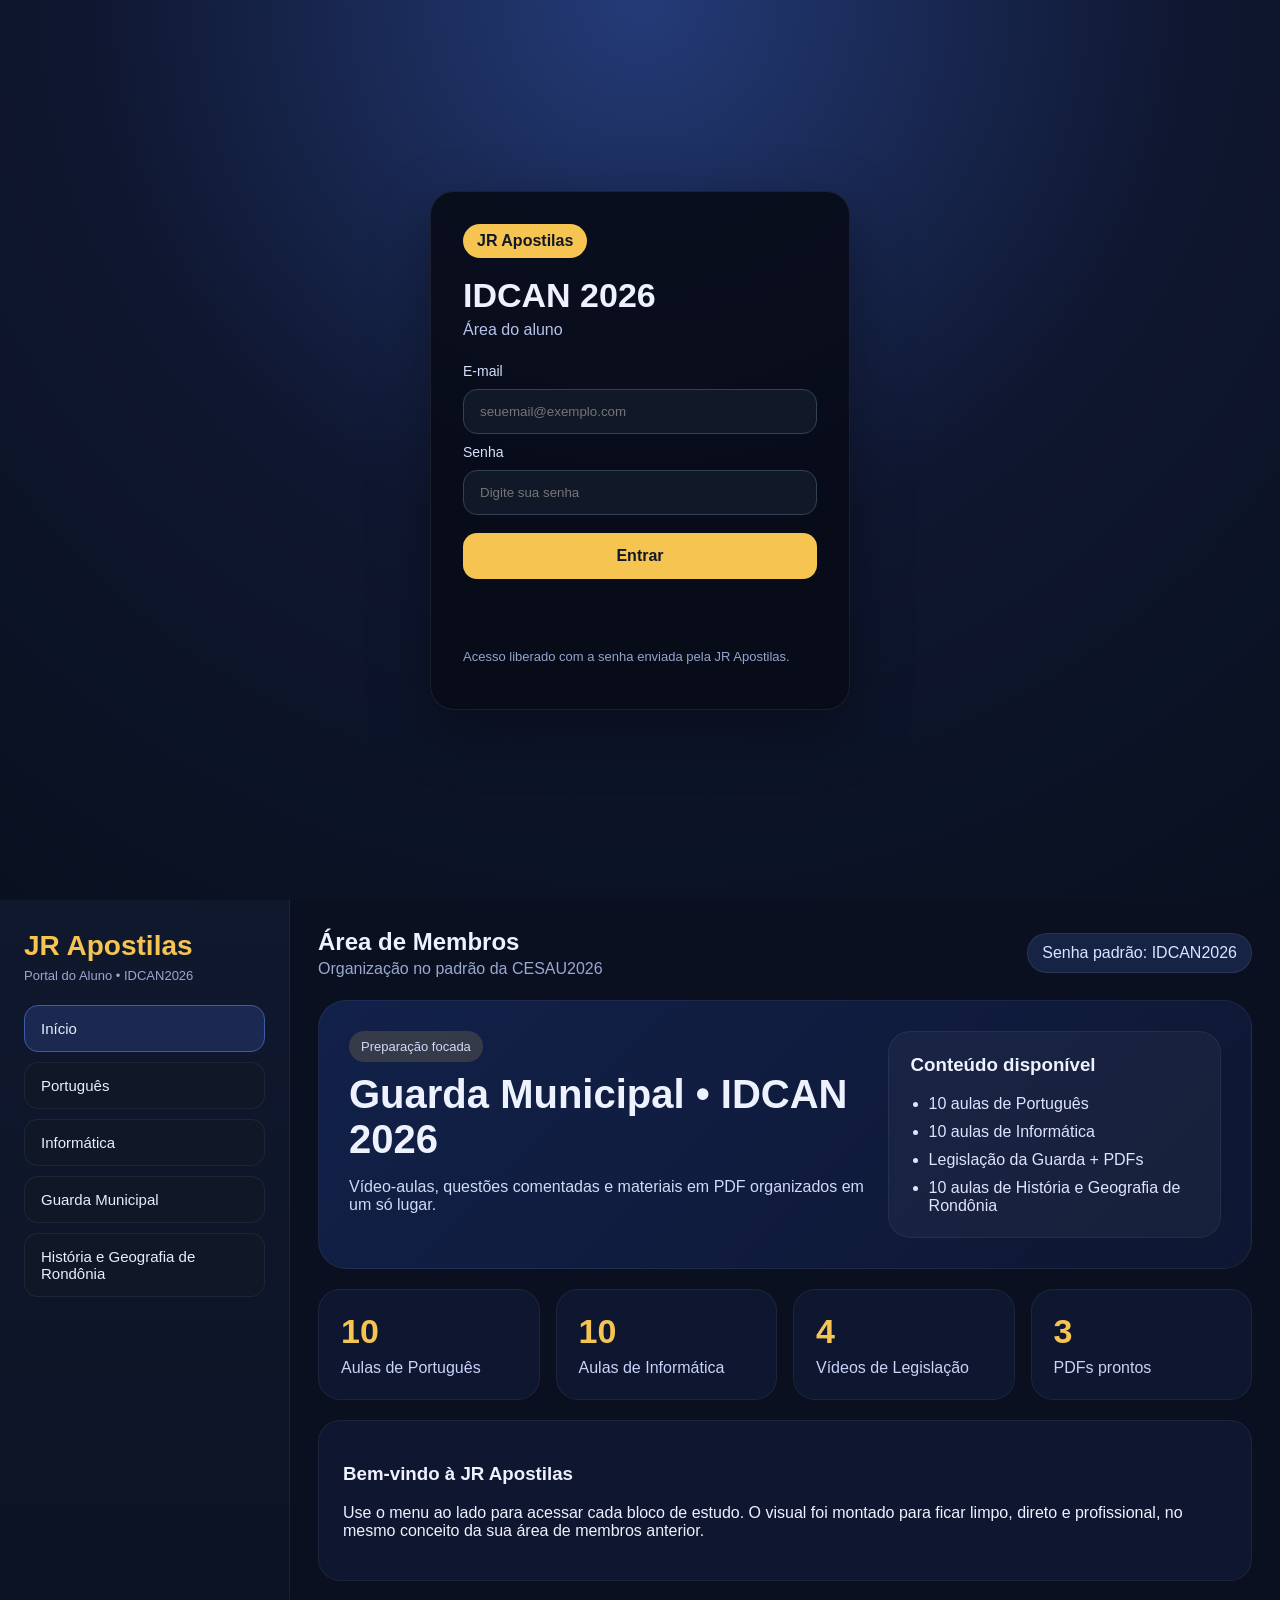
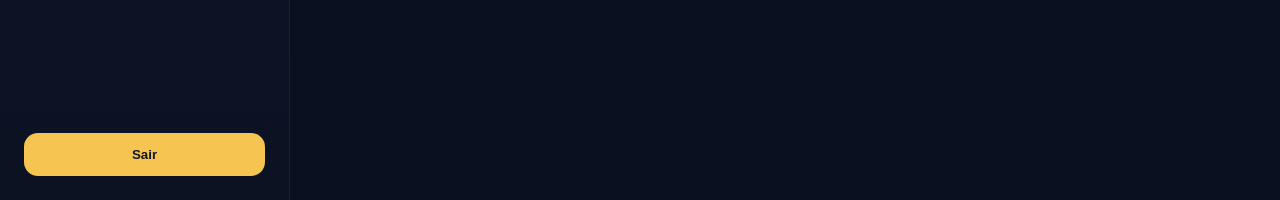
<file: index.html>
<!DOCTYPE html>
<html lang="pt-BR">
<head>
  <meta charset="UTF-8" />
  <meta name="viewport" content="width=device-width, initial-scale=1.0" />
  <title>JR Apostilas | IDCAN2026</title>
  <link rel="stylesheet" href="assets/css/styles.css" />
</head>
<body>
  <div id="loginScreen" class="login-screen">
    <div class="login-card">
      <div class="brand-mini">JR Apostilas</div>
      <h1>IDCAN 2026</h1>
      <p class="subtitle">Área do aluno</p>
      <form id="loginForm" class="login-form">
        <label>E-mail</label>
        <input type="email" id="email" placeholder="seuemail@exemplo.com" required />
        <label>Senha</label>
        <input type="password" id="password" placeholder="Digite sua senha" required />
        <button type="submit">Entrar</button>
        <p id="loginError" class="error-message"></p>
      </form>
      <p class="hint">Acesso liberado com a senha enviada pela JR Apostilas.</p>
    </div>
  </div>

  <div id="app" class="app hidden">
    <aside class="sidebar">
      <div class="brand-wrap">
        <div class="brand">JR Apostilas</div>
        <div class="brand-sub">Portal do Aluno • IDCAN2026</div>
      </div>
      <nav class="menu">
        <button class="menu-link active" data-target="inicio">Início</button>
        <button class="menu-link" data-target="portugues">Português</button>
        <button class="menu-link" data-target="informatica">Informática</button>
        <button class="menu-link" data-target="guarda">Guarda Municipal</button>
        <button class="menu-link" data-target="rondonia">História e Geografia de Rondônia</button>
      </nav>
      <button id="logoutBtn" class="logout-btn">Sair</button>
    </aside>

    <main class="content">
      <header class="topbar">
        <div>
          <h2>Área de Membros</h2>
          <p>Organização no padrão da CESAU2026</p>
        </div>
        <span class="badge">Senha padrão: IDCAN2026</span>
      </header>

      <section id="inicio" class="page active">
        <div class="hero">
          <div>
            <p class="eyebrow">Preparação focada</p>
            <h1>Guarda Municipal • IDCAN 2026</h1>
            <p>Vídeo-aulas, questões comentadas e materiais em PDF organizados em um só lugar.</p>
          </div>
          <div class="hero-card">
            <h3>Conteúdo disponível</h3>
            <ul>
              <li>10 aulas de Português</li>
              <li>10 aulas de Informática</li>
              <li>Legislação da Guarda + PDFs</li>
              <li>10 aulas de História e Geografia de Rondônia</li>
            </ul>
          </div>
        </div>

        <div class="grid stats">
          <div class="stat-card"><strong>10</strong><span>Aulas de Português</span></div>
          <div class="stat-card"><strong>10</strong><span>Aulas de Informática</span></div>
          <div class="stat-card"><strong>4</strong><span>Vídeos de Legislação</span></div>
          <div class="stat-card"><strong>3</strong><span>PDFs prontos</span></div>
        </div>

        <div class="welcome-card">
          <h3>Bem-vindo à JR Apostilas</h3>
          <p>Use o menu ao lado para acessar cada bloco de estudo. O visual foi montado para ficar limpo, direto e profissional, no mesmo conceito da sua área de membros anterior.</p>
        </div>
      </section>

      <section id="portugues" class="page">
        <div class="section-head">
          <h2>Português</h2>
          <p>10 aulas voltadas para banca IDECAN, teoria e questões comentadas.</p>
        </div>
        <div class="lesson-grid">
          <article class="lesson-card"><h3>Aula 1</h3><p>Português banca IDECAN Porto Velho</p><a href="https://www.youtube.com/results?search_query=portugu%C3%AAs+IDECAN+Porto+Velho+guarda+municipal" target="_blank">Abrir aula</a></article>
          <article class="lesson-card"><h3>Aula 2</h3><p>Questões comentadas de Português IDECAN</p><a href="https://www.youtube.com/results?search_query=quest%C3%B5es+comentadas+portugu%C3%AAs+IDECAN" target="_blank">Abrir aula</a></article>
          <article class="lesson-card"><h3>Aula 3</h3><p>Interpretação de texto para concursos IDECAN</p><a href="https://www.youtube.com/results?search_query=interpreta%C3%A7%C3%A3o+de+texto+IDECAN" target="_blank">Abrir aula</a></article>
          <article class="lesson-card"><h3>Aula 4</h3><p>Ortografia e acentuação IDECAN</p><a href="https://www.youtube.com/results?search_query=ortografia+acentua%C3%A7%C3%A3o+IDECAN" target="_blank">Abrir aula</a></article>
          <article class="lesson-card"><h3>Aula 5</h3><p>Classes gramaticais em exercícios</p><a href="https://www.youtube.com/results?search_query=classes+gramaticais+IDECAN" target="_blank">Abrir aula</a></article>
          <article class="lesson-card"><h3>Aula 6</h3><p>Concordância verbal e nominal</p><a href="https://www.youtube.com/results?search_query=concord%C3%A2ncia+verbal+nominal+IDECAN" target="_blank">Abrir aula</a></article>
          <article class="lesson-card"><h3>Aula 7</h3><p>Crase e regência comentadas</p><a href="https://www.youtube.com/results?search_query=crase+reg%C3%AAncia+IDECAN" target="_blank">Abrir aula</a></article>
          <article class="lesson-card"><h3>Aula 8</h3><p>Pontuação e reescrita de frases</p><a href="https://www.youtube.com/results?search_query=pontua%C3%A7%C3%A3o+reescrita+IDECAN" target="_blank">Abrir aula</a></article>
          <article class="lesson-card"><h3>Aula 9</h3><p>Simulado de Português da banca</p><a href="https://www.youtube.com/results?search_query=simulado+portugu%C3%AAs+IDECAN" target="_blank">Abrir aula</a></article>
          <article class="lesson-card"><h3>Aula 10</h3><p>Revisão final de Português IDECAN</p><a href="https://www.youtube.com/results?search_query=revis%C3%A3o+final+portugu%C3%AAs+IDECAN" target="_blank">Abrir aula</a></article>
        </div>
      </section>

      <section id="informatica" class="page">
        <div class="section-head">
          <h2>Informática</h2>
          <p>10 aulas para concursos, com foco em informática básica, pacote Office e questões.</p>
        </div>
        <div class="lesson-grid">
          <article class="lesson-card"><h3>Aula 1</h3><p>Informática básica para concursos</p><a href="https://www.youtube.com/results?search_query=inform%C3%A1tica+b%C3%A1sica+concursos" target="_blank">Abrir aula</a></article>
          <article class="lesson-card"><h3>Aula 2</h3><p>Windows para concursos</p><a href="https://www.youtube.com/results?search_query=windows+para+concursos+inform%C3%A1tica" target="_blank">Abrir aula</a></article>
          <article class="lesson-card"><h3>Aula 3</h3><p>Microsoft Word</p><a href="https://www.youtube.com/results?search_query=word+para+concursos+inform%C3%A1tica" target="_blank">Abrir aula</a></article>
          <article class="lesson-card"><h3>Aula 4</h3><p>Microsoft Excel</p><a href="https://www.youtube.com/results?search_query=excel+para+concursos+inform%C3%A1tica" target="_blank">Abrir aula</a></article>
          <article class="lesson-card"><h3>Aula 5</h3><p>Internet e navegadores</p><a href="https://www.youtube.com/results?search_query=internet+navegadores+para+concursos" target="_blank">Abrir aula</a></article>
          <article class="lesson-card"><h3>Aula 6</h3><p>Segurança da informação</p><a href="https://www.youtube.com/results?search_query=seguran%C3%A7a+da+informa%C3%A7%C3%A3o+para+concursos" target="_blank">Abrir aula</a></article>
          <article class="lesson-card"><h3>Aula 7</h3><p>Correio eletrônico e nuvem</p><a href="https://www.youtube.com/results?search_query=email+nuvem+para+concursos+inform%C3%A1tica" target="_blank">Abrir aula</a></article>
          <article class="lesson-card"><h3>Aula 8</h3><p>Questões comentadas de informática</p><a href="https://www.youtube.com/results?search_query=quest%C3%B5es+comentadas+inform%C3%A1tica+concursos" target="_blank">Abrir aula</a></article>
          <article class="lesson-card"><h3>Aula 9</h3><p>Revisão geral</p><a href="https://www.youtube.com/results?search_query=revis%C3%A3o+inform%C3%A1tica+concursos" target="_blank">Abrir aula</a></article>
          <article class="lesson-card"><h3>Aula 10</h3><p>Simulado de informática</p><a href="https://www.youtube.com/results?search_query=simulado+inform%C3%A1tica+concursos" target="_blank">Abrir aula</a></article>
        </div>
      </section>

      <section id="guarda" class="page">
        <div class="section-head">
          <h2>Guarda Municipal</h2>
          <p>Legislação da Guarda Municipal + materiais em PDF.</p>
        </div>

        <div class="lesson-grid legislation-grid">
          <article class="lesson-card"><h3>Vídeo 1</h3><p>Estatuto Geral das Guardas Municipais</p><a href="https://www.youtube.com/results?search_query=estatuto+geral+das+guardas+municipais+aula" target="_blank">Abrir aula</a></article>
          <article class="lesson-card"><h3>Vídeo 2</h3><p>Lei 13.022 comentada</p><a href="https://www.youtube.com/results?search_query=lei+13.022+comentada+guarda+municipal" target="_blank">Abrir aula</a></article>
          <article class="lesson-card"><h3>Vídeo 3</h3><p>Questões comentadas de legislação</p><a href="https://www.youtube.com/results?search_query=quest%C3%B5es+comentadas+legisla%C3%A7%C3%A3o+guarda+municipal" target="_blank">Abrir aula</a></article>
          <article class="lesson-card"><h3>Vídeo 4</h3><p>Noções e atribuições da Guarda Municipal</p><a href="https://www.youtube.com/results?search_query=atribui%C3%A7%C3%B5es+da+guarda+municipal+aula" target="_blank">Abrir aula</a></article>
        </div>

        <div class="pdf-section">
          <h3>Materiais em PDF</h3>
          <div class="pdf-grid">
            <a class="pdf-card" href="assets/pdfs/PDF-1.pdf" target="_blank">PDF 1</a>
            <a class="pdf-card" href="assets/pdfs/PDF-2.pdf" target="_blank">PDF 2</a>
            <a class="pdf-card" href="assets/pdfs/PDF-3.pdf" target="_blank">PDF 3</a>
          </div>
          <p class="pdf-note">Coloque seus 3 PDFs nesta pasta: <strong>assets/pdfs/</strong> com os nomes acima.</p>
        </div>
      </section>

      <section id="rondonia" class="page">
        <div class="section-head">
          <h2>História e Geografia de Rondônia</h2>
          <p>10 aulas para revisão de conteúdo regional e questões comentadas.</p>
        </div>
        <div class="lesson-grid">
          <article class="lesson-card"><h3>Aula 1</h3><p>História de Rondônia</p><a href="https://www.youtube.com/results?search_query=hist%C3%B3ria+de+Rond%C3%B4nia+para+concursos" target="_blank">Abrir aula</a></article>
          <article class="lesson-card"><h3>Aula 2</h3><p>Formação territorial de Rondônia</p><a href="https://www.youtube.com/results?search_query=forma%C3%A7%C3%A3o+territorial+de+Rond%C3%B4nia+concurso" target="_blank">Abrir aula</a></article>
          <article class="lesson-card"><h3>Aula 3</h3><p>Geografia física de Rondônia</p><a href="https://www.youtube.com/results?search_query=geografia+f%C3%ADsica+de+Rond%C3%B4nia+concurso" target="_blank">Abrir aula</a></article>
          <article class="lesson-card"><h3>Aula 4</h3><p>Aspectos econômicos e sociais</p><a href="https://www.youtube.com/results?search_query=aspectos+econ%C3%B4micos+sociais+de+Rond%C3%B4nia+concurso" target="_blank">Abrir aula</a></article>
          <article class="lesson-card"><h3>Aula 5</h3><p>Municípios e regionalização</p><a href="https://www.youtube.com/results?search_query=munic%C3%ADpios+de+Rond%C3%B4nia+concurso" target="_blank">Abrir aula</a></article>
          <article class="lesson-card"><h3>Aula 6</h3><p>Hidrografia e relevo</p><a href="https://www.youtube.com/results?search_query=hidrografia+relevo+de+Rond%C3%B4nia+concurso" target="_blank">Abrir aula</a></article>
          <article class="lesson-card"><h3>Aula 7</h3><p>População e cultura de Rondônia</p><a href="https://www.youtube.com/results?search_query=popula%C3%A7%C3%A3o+cultura+de+Rond%C3%B4nia+concurso" target="_blank">Abrir aula</a></article>
          <article class="lesson-card"><h3>Aula 8</h3><p>Questões comentadas</p><a href="https://www.youtube.com/results?search_query=quest%C3%B5es+comentadas+Rond%C3%B4nia+concurso" target="_blank">Abrir aula</a></article>
          <article class="lesson-card"><h3>Aula 9</h3><p>Revisão final</p><a href="https://www.youtube.com/results?search_query=revis%C3%A3o+de+Rond%C3%B4nia+para+concursos" target="_blank">Abrir aula</a></article>
          <article class="lesson-card"><h3>Aula 10</h3><p>Simulado</p><a href="https://www.youtube.com/results?search_query=simulado+Rond%C3%B4nia+concurso" target="_blank">Abrir aula</a></article>
        </div>
      </section>
    </main>
  </div>

  <script src="assets/js/app.js"></script>
</body>
</html>
</file>
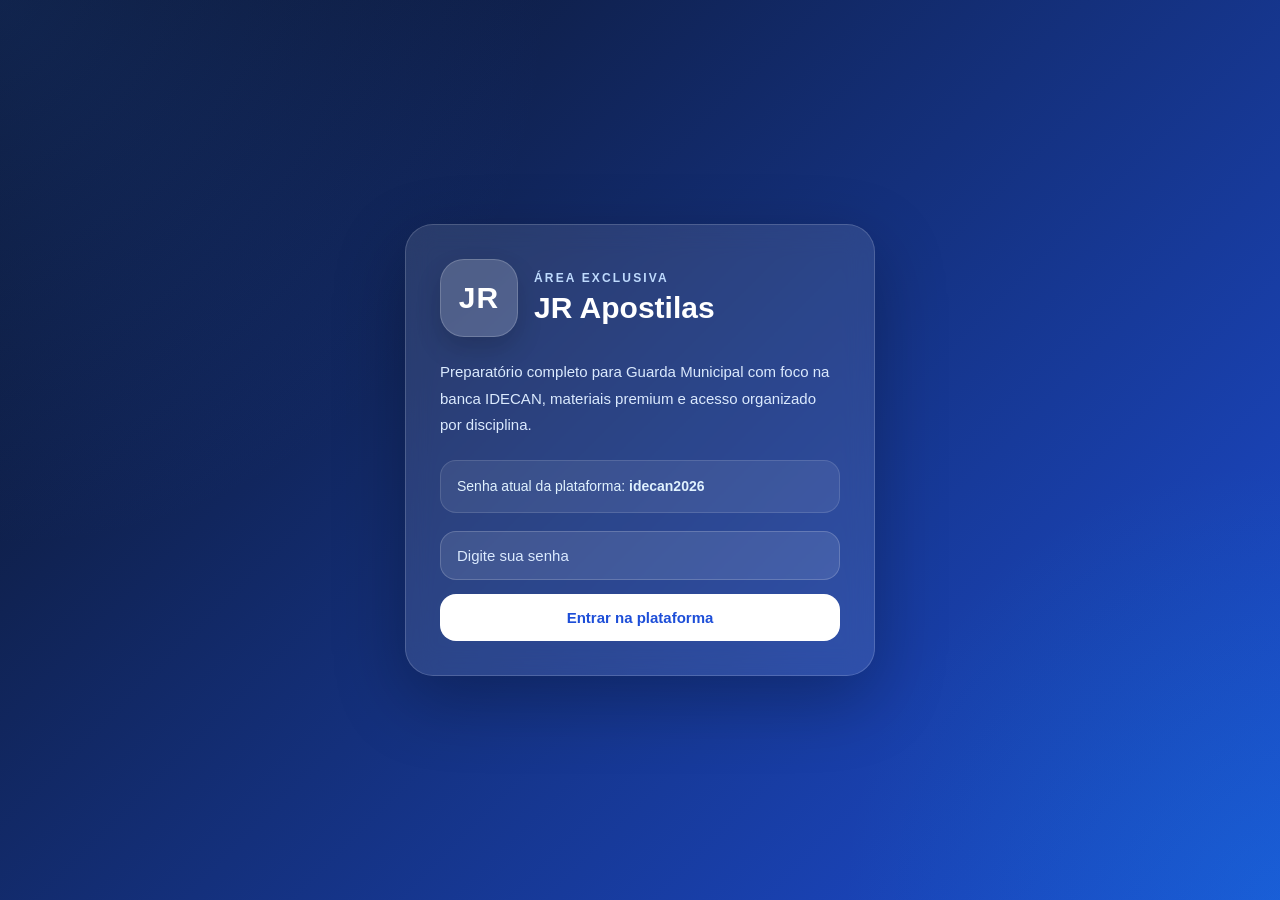
<file: painel.html>
<!DOCTYPE html>
<html lang="pt-BR">
<head>
  <meta charset="UTF-8" />
  <meta name="viewport" content="width=device-width, initial-scale=1.0" />
  <title>JR Apostilas | Guarda Municipal IDECAN</title>
  <meta name="description" content="Plataforma premium da JR Apostilas para Guarda Municipal com foco na banca IDECAN." />
  <style>
    :root {
      --bg: #f8fafc;
      --sidebar: #0b1220;
      --sidebar-2: #111827;
      --card: #ffffff;
      --text: #0f172a;
      --muted: #64748b;
      --line: #e2e8f0;
      --primary: #2563eb;
      --primary-dark: #1d4ed8;
      --success: #0f766e;
      --warning: #f59e0b;
      --danger: #dc2626;
      --cyan: #06b6d4;
      --shadow: 0 18px 40px rgba(15, 23, 42, 0.10);
      --shadow-strong: 0 24px 60px rgba(15, 23, 42, 0.18);
      --radius: 24px;
    }

    * { margin: 0; padding: 0; box-sizing: border-box; font-family: Arial, Helvetica, sans-serif; }
    html { scroll-behavior: smooth; }
    body { background: var(--bg); color: var(--text); }
    a { color: inherit; text-decoration: none; }
    .hidden { display: none !important; }

    .login-screen {
      min-height: 100vh;
      display: grid;
      place-items: center;
      background:
        radial-gradient(circle at top left, rgba(37,99,235,0.22), transparent 35%),
        radial-gradient(circle at bottom right, rgba(6,182,212,0.16), transparent 28%),
        linear-gradient(135deg, #0b1220 0%, #1d4ed8 100%);
      padding: 24px;
    }

    .login-box {
      width: 100%;
      max-width: 470px;
      background: rgba(255,255,255,0.10);
      border: 1px solid rgba(255,255,255,0.16);
      backdrop-filter: blur(14px);
      border-radius: 28px;
      padding: 34px;
      color: white;
      box-shadow: 0 24px 70px rgba(0,0,0,0.28);
    }

    .login-top { display: flex; align-items: center; gap: 16px; margin-bottom: 22px; }
    .login-logo {
      width: 78px; height: 78px; border-radius: 24px;
      background: rgba(255,255,255,0.18); border: 1px solid rgba(255,255,255,0.18);
      display: flex; align-items: center; justify-content: center;
      font-size: 30px; font-weight: 800; letter-spacing: 1px;
      box-shadow: 0 12px 26px rgba(0,0,0,0.16); flex-shrink: 0;
    }

    .login-box small {
      display: block; text-transform: uppercase; letter-spacing: 0.18em;
      font-size: 12px; font-weight: 700; color: #bfdbfe; margin-bottom: 6px;
    }

    .login-box h1 { font-size: 30px; line-height: 1.15; }
    .login-box p { color: #dbeafe; line-height: 1.75; margin-bottom: 22px; font-size: 15px; }

    .login-hint {
      background: rgba(255,255,255,0.08);
      border: 1px solid rgba(255,255,255,0.12);
      padding: 14px 16px;
      border-radius: 16px;
      margin-bottom: 18px;
      font-size: 14px;
      color: #e0f2fe;
      line-height: 1.6;
    }

    .login-box input {
      width: 100%;
      padding: 15px 16px;
      border-radius: 16px;
      border: 1px solid rgba(255,255,255,0.18);
      background: rgba(255,255,255,0.10);
      color: white;
      outline: none;
      margin-bottom: 14px;
      font-size: 15px;
    }

    .login-box input::placeholder { color: #dbeafe; }

    .login-btn {
      width: 100%;
      border: none;
      border-radius: 16px;
      padding: 15px 16px;
      background: white;
      color: #1d4ed8;
      font-size: 15px;
      font-weight: 700;
      cursor: pointer;
      transition: transform 0.2s ease, opacity 0.2s ease;
    }

    .login-btn:hover { transform: translateY(-1px); opacity: 0.96; }
    .login-error { margin-top: 12px; color: #fecaca; font-size: 14px; display: none; }

    .layout { min-height: 100vh; display: grid; grid-template-columns: 300px 1fr; }

    .sidebar {
      background: linear-gradient(180deg, var(--sidebar), var(--sidebar-2));
      color: white;
      padding: 28px 20px;
      position: sticky;
      top: 0;
      height: 100vh;
      overflow-y: auto;
      border-right: 1px solid rgba(255,255,255,0.08);
    }

    .brand { margin-bottom: 28px; padding-bottom: 22px; border-bottom: 1px solid rgba(255,255,255,0.10); }
    .brand-badge {
      display: inline-block; background: rgba(37,99,235,0.16); color: #93c5fd;
      padding: 8px 12px; border-radius: 999px; font-size: 12px; font-weight: 700; margin-bottom: 14px;
    }
    .brand h2 { font-size: 26px; line-height: 1.15; margin-bottom: 10px; }
    .brand p { color: #cbd5e1; font-size: 14px; line-height: 1.7; }

    .nav-title {
      text-transform: uppercase; letter-spacing: 0.08em; font-size: 12px;
      color: #94a3b8; margin: 8px 0 14px;
    }

    .nav-links { display: flex; flex-direction: column; gap: 10px; }
    .nav-links a {
      color: #e2e8f0;
      background: rgba(255,255,255,0.04);
      border: 1px solid rgba(255,255,255,0.06);
      padding: 13px 14px;
      border-radius: 14px;
      transition: 0.2s ease;
      font-size: 14px;
      line-height: 1.4;
    }
    .nav-links a:hover {
      background: rgba(37,99,235,0.22);
      border-color: rgba(37,99,235,0.40);
      transform: translateX(4px);
    }

    .sidebar-box {
      margin-top: 24px;
      background: rgba(220,38,38,0.10);
      border: 1px solid rgba(248,113,113,0.18);
      border-radius: 18px;
      padding: 16px;
    }

    .sidebar-box h3 { font-size: 15px; margin-bottom: 8px; }
    .sidebar-box p { font-size: 13px; color: #fecaca; line-height: 1.7; }

    .sidebar-logout {
      margin-top: 16px; width: 100%; border: none; background: rgba(255,255,255,0.08);
      color: white; border-radius: 14px; padding: 12px 14px; font-size: 14px; font-weight: 700; cursor: pointer;
    }

    .content { padding: 32px; }

    .hero {
      position: relative;
      overflow: hidden;
      background:
        radial-gradient(circle at top right, rgba(255,255,255,0.12), transparent 30%),
        linear-gradient(135deg, #1d4ed8, #0f766e);
      color: white;
      border-radius: 30px;
      padding: 40px;
      box-shadow: var(--shadow-strong);
      margin-bottom: 30px;
    }

    .hero-grid { display: grid; grid-template-columns: 2fr 1fr; gap: 24px; align-items: center; }

    .hero-brand { display: flex; align-items: center; gap: 18px; margin-bottom: 22px; flex-wrap: wrap; }
    .hero-logo {
      width: 82px; height: 82px; border-radius: 24px;
      background: rgba(255,255,255,0.18); border: 1px solid rgba(255,255,255,0.22);
      display: flex; align-items: center; justify-content: center;
      font-size: 28px; font-weight: 800; letter-spacing: 1px;
      box-shadow: 0 10px 24px rgba(0,0,0,0.12); flex-shrink: 0;
    }

    .hero-brand-text small {
      display: block; font-size: 13px; font-weight: 700; letter-spacing: 0.18em;
      text-transform: uppercase; opacity: 0.9; margin-bottom: 5px;
    }

    .hero-brand-text strong { font-size: 25px; }

    .hero-badge {
      display: inline-flex; align-items: center; gap: 10px;
      padding: 10px 16px; border-radius: 999px;
      background: rgba(255,255,255,0.16); border: 1px solid rgba(255,255,255,0.16);
      font-size: 13px; font-weight: 700; margin-bottom: 18px;
    }

    .hero-badge .dot {
      width: 10px; height: 10px; border-radius: 50%;
      background: #bfdbfe; display: inline-block;
    }

    .hero h1 { font-size: 2.5rem; line-height: 1.14; margin-bottom: 14px; max-width: 850px; }
    .hero p { font-size: 1rem; line-height: 1.85; max-width: 820px; opacity: 0.98; }

    .hero-actions { display: flex; flex-wrap: wrap; gap: 12px; margin-top: 24px; }

    .hero-btn {
      display: inline-block;
      padding: 14px 18px;
      border-radius: 14px;
      font-size: 14px;
      font-weight: 700;
      transition: 0.2s ease;
    }

    .hero-btn.primary { background: white; color: #1d4ed8; }
    .hero-btn.secondary { background: transparent; color: white; border: 1px solid rgba(255,255,255,0.30); }
    .hero-btn:hover { transform: translateY(-1px); }

    .hero-stats { display: grid; gap: 12px; }

    .stat {
      background: rgba(255,255,255,0.14);
      border: 1px solid rgba(255,255,255,0.16);
      border-radius: 18px;
      padding: 18px;
    }

    .stat strong { display: block; font-size: 1.25rem; margin-bottom: 4px; }
    .stat span { font-size: 13px; opacity: 0.96; line-height: 1.5; }

    .section { margin-bottom: 30px; }

    .section-header {
      display: flex;
      justify-content: space-between;
      align-items: end;
      gap: 16px;
      margin-bottom: 18px;
    }

    .section-header h3 { font-size: 30px; line-height: 1.2; }
    .section-header p { color: var(--muted); max-width: 760px; line-height: 1.8; font-size: 15px; }

    .grid { display: grid; grid-template-columns: repeat(auto-fit, minmax(320px, 1fr)); gap: 20px; }

    .card {
      background: var(--card);
      border-radius: var(--radius);
      padding: 24px;
      box-shadow: var(--shadow);
      border: 1px solid var(--line);
      position: relative;
      overflow: hidden;
    }

    .card::before {
      content: "";
      position: absolute;
      left: 0; top: 0; width: 100%; height: 6px;
      background: var(--primary);
    }

    .card.success::before { background: var(--success); }
    .card.warning::before { background: var(--warning); }
    .card.danger::before { background: var(--danger); }
    .card.cyan::before { background: var(--cyan); }

    .card-head { display: flex; align-items: center; justify-content: space-between; gap: 12px; margin-bottom: 14px; }
    .card-head h4 { font-size: 22px; line-height: 1.3; }

    .tag {
      white-space: nowrap;
      font-size: 12px;
      font-weight: 700;
      padding: 8px 10px;
      border-radius: 999px;
      background: #dbeafe;
      color: #1d4ed8;
    }

    .tag.success { background: #ccfbf1; color: #115e59; }
    .tag.warning { background: #fef3c7; color: #92400e; }
    .tag.danger { background: #fee2e2; color: #991b1b; }
    .tag.cyan { background: #cffafe; color: #155e75; }

    .card p { color: var(--muted); font-size: 15px; line-height: 1.8; margin-bottom: 16px; }

    .feature-list { display: grid; gap: 8px; margin-bottom: 16px; }
    .feature-list span { color: #334155; font-size: 14px; line-height: 1.6; }

    .video-wrap {
      margin-bottom: 16px;
      overflow: hidden;
      border-radius: 18px;
      background: #000;
      box-shadow: 0 12px 28px rgba(15, 23, 42, 0.14);
    }

    .video-wrap iframe {
      width: 100%;
      height: 220px;
      border: none;
      display: block;
    }

    .actions { display: flex; flex-wrap: wrap; gap: 10px; }

    .btn {
      display: inline-block;
      padding: 12px 14px;
      border-radius: 14px;
      font-size: 14px;
      font-weight: 700;
      transition: 0.2s ease;
      border: 1px solid transparent;
      cursor: pointer;
    }

    .btn.primary { background: var(--primary); color: #fff; }
    .btn.primary:hover { background: var(--primary-dark); }

    .btn.outline {
      background: #fff;
      color: var(--text);
      border-color: var(--line);
    }

    .btn.outline:hover { background: #f8fafc; }

    .btn.whatsapp {
      background: #16a34a;
      color: white;
    }

    .btn.whatsapp:hover { background: #15803d; }

    .combo {
      margin-top: 10px;
      background:
        radial-gradient(circle at top right, rgba(37,99,235,0.10), transparent 20%),
        linear-gradient(135deg, #0f172a, #1e293b);
      color: white;
      border-radius: 28px;
      padding: 30px;
      box-shadow: var(--shadow-strong);
    }

    .combo h3 { font-size: 30px; margin-bottom: 10px; }
    .combo p { color: #cbd5e1; line-height: 1.85; margin-bottom: 18px; font-size: 15px; }

    .combo-list {
      display: grid;
      grid-template-columns: repeat(auto-fit, minmax(230px, 1fr));
      gap: 14px;
      margin-bottom: 18px;
    }

    .combo-item {
      background: rgba(255,255,255,0.06);
      border: 1px solid rgba(255,255,255,0.08);
      border-radius: 18px;
      padding: 18px;
    }

    .combo-item strong { display: block; margin-bottom: 6px; font-size: 16px; }
    .combo-item span { color: #cbd5e1; font-size: 14px; line-height: 1.7; }

    .combo-videos {
      display: grid;
      grid-template-columns: repeat(auto-fit, minmax(240px, 1fr));
      gap: 14px;
      margin-top: 18px;
    }

    .combo-video {
      background: rgba(255,255,255,0.05);
      border: 1px solid rgba(255,255,255,0.08);
      border-radius: 18px;
      padding: 16px;
    }

    .combo-video h4 { font-size: 16px; margin-bottom: 8px; }
    .combo-video p { margin-bottom: 10px; font-size: 14px; line-height: 1.7; color: #cbd5e1; }

    .faq { display: grid; gap: 12px; }

    .faq-item {
      background: white;
      border: 1px solid var(--line);
      border-radius: 18px;
      padding: 18px 20px;
      box-shadow: var(--shadow);
    }

    .faq-item strong { display: block; margin-bottom: 8px; font-size: 17px; }
    .faq-item p { color: var(--muted); line-height: 1.8; font-size: 15px; }

    .footer-note {
      margin-top: 28px;
      background: #0f172a;
      color: #fff;
      border-radius: 24px;
      padding: 26px;
    }

    .footer-note h3 { margin-bottom: 10px; font-size: 22px; }
    .footer-note p { color: #cbd5e1; line-height: 1.85; font-size: 15px; }

    .footer-bottom { margin-top: 18px; color: #94a3b8; font-size: 13px; line-height: 1.7; }

    @media (max-width: 1080px) {
      .layout { grid-template-columns: 1fr; }
      .sidebar { position: relative; height: auto; }
      .hero-grid { grid-template-columns: 1fr; }
    }

    @media (max-width: 640px) {
      .content { padding: 18px; }
      .hero { padding: 24px; }
      .hero h1 { font-size: 2rem; }
      .section-header { flex-direction: column; align-items: flex-start; }
      .video-wrap iframe { height: 200px; }
      .login-box { padding: 24px; }
    }
  </style>
</head>
<body>

  <div id="loginScreen" class="login-screen">
    <div class="login-box">
      <div class="login-top">
        <div class="login-logo">JR</div>
        <div>
          <small>Área exclusiva</small>
          <h1>JR Apostilas</h1>
        </div>
      </div>

      <p>Preparatório completo para Guarda Municipal com foco na banca IDECAN, materiais premium e acesso organizado por disciplina.</p>

      <div class="login-hint">
        Senha atual da plataforma: <strong>idecan2026</strong>
      </div>

      <input type="password" id="senha" placeholder="Digite sua senha" />
      <button class="login-btn" onclick="entrar()">Entrar na plataforma</button>
      <div id="loginError" class="login-error">Senha incorreta.</div>
    </div>
  </div>

  <div id="siteApp" class="hidden">
    <div class="layout">

      <aside class="sidebar">
        <div class="brand">
          <span class="brand-badge">Preparatório IDECAN</span>
          <h2>Guarda Municipal</h2>
          <p>Estrutura premium com videoaulas, mapas mentais, legislação, PDFs e material específico por área.</p>
        </div>

        <div class="nav-title">Menu</div>
        <nav class="nav-links">
          <a href="#inicio">Início</a>
          <a href="#materias">Matérias do curso</a>
          <a href="#portugues">Português</a>
          <a href="#raciocinio">Raciocínio Lógico</a>
          <a href="#informatica">Informática</a>
          <a href="#rondonia">História e Geografia de Rondônia</a>
          <a href="#legislacao">Legislação da Guarda Municipal</a>
          <a href="#porto-velho">Lei Municipal de Porto Velho</a>
          <a href="#materiais-extras">Materiais extras</a>
          <a href="#especificos">Conhecimentos Específicos</a>
          <a href="#combo">Combo de videoaulas</a>
          <a href="#faq">Dúvidas</a>
        </nav>

        <div class="sidebar-box">
          <h3>Acesso da plataforma</h3>
          <p>Site pronto para GitHub e Vercel com os PDFs já organizados na pasta <strong>pdfs</strong>.</p>
        </div>

        <button class="sidebar-logout" onclick="sair()">Sair</button>
      </aside>

      <main class="content">
        <section class="hero" id="inicio">
          <div class="hero-grid">
            <div>
              <div class="hero-brand">
                <div class="hero-logo">GM</div>
                <div class="hero-brand-text">
                  <small>Plataforma Premium</small>
                  <strong>JR Apostilas • Guarda Municipal IDECAN</strong>
                </div>
              </div>

              <div class="hero-badge">
                <span class="dot"></span>
                Preparação focada em aprovação
              </div>

              <h1>Estude com organização, clareza e materiais prontos para acelerar sua aprovação na Guarda Municipal</h1>
              <p>
                Bem-vindo à <strong>JR Apostilas</strong>. Aqui o aluno encontra uma plataforma moderna, elegante e intuitiva, com módulos divididos por disciplina, videoaulas, mapas mentais, PDFs, legislação essencial, lei municipal de Porto Velho e atendimento específico via WhatsApp.
              </p>

              <div class="hero-actions">
                <a class="hero-btn primary" href="#materias">Explorar matérias</a>
                <a class="hero-btn secondary" href="https://wa.me/message/2HS6FDWA5WHFL1" target="_blank">Falar no WhatsApp</a>
              </div>
            </div>

            <div class="hero-stats">
              <div class="stat">
                <strong>+8 blocos</strong>
                <span>Matérias organizadas por área</span>
              </div>
              <div class="stat">
                <strong>PDFs + mapas</strong>
                <span>Estrutura pronta para revisão rápida</span>
              </div>
              <div class="stat">
                <strong>Videoaulas</strong>
                <span>Combos separados para estudo completo</span>
              </div>
            </div>
          </div>
        </section>

        <section class="section" id="materias">
          <div class="section-header">
            <div>
              <h3>Matérias do curso</h3>
              <p>Selecione a disciplina desejada e acesse os conteúdos disponíveis da plataforma.</p>
            </div>
          </div>

          <div class="grid">
            <article class="card" id="portugues">
              <div class="card-head">
                <h4>Língua Portuguesa</h4>
                <span class="tag">Base forte</span>
              </div>
              <p>Bloco com videoaula principal, mapas mentais, apoio para redação e revisão dos tópicos mais cobrados.</p>

              <div class="feature-list">
                <span>• Ortografia, acentuação e crase</span>
                <span>• Pontuação, verbos e regência</span>
                <span>• Concordância, pronomes e conjunções</span>
              </div>

              <div class="video-wrap">
                <iframe src="https://www.youtube.com/embed/bpG4-S4eZcE" title="Português"></iframe>
              </div>

              <div class="actions">
                <a class="btn primary" href="https://youtu.be/bpG4-S4eZcE?si=chdCs0H5QiLGdFvs" target="_blank">Assistir aula</a>
                <a class="btn outline" href="pdfs/Mapas--Mentais-----Português-----Principais--Tópicos (1).pdf" target="_blank">Mapa Mental 01</a>
                <a class="btn outline" href="pdfs/Mapa Mental Português (1).pdf" target="_blank">Mapa Mental 02</a>
                <a class="btn outline" href="pdfs/redacao-discursiva-NOTA 100.pdf" target="_blank">Redação</a>
              </div>
            </article>

            <article class="card cyan" id="raciocinio">
              <div class="card-head">
                <h4>Raciocínio Lógico</h4>
                <span class="tag cyan">IDECAN</span>
              </div>
              <p>Bloco com aula principal, apostila, mapa mental e simulados para treino direcionado.</p>

              <div class="feature-list">
                <span>• Proposições e conectivos</span>
                <span>• Sequências lógicas e porcentagem</span>
                <span>• Problemas e treino com simulados</span>
              </div>

              <div class="video-wrap">
                <iframe src="https://www.youtube.com/embed/tdvmCFhCt7I" title="Raciocínio Lógico"></iframe>
              </div>

              <div class="actions">
                <a class="btn primary" href="https://www.youtube.com/watch?v=tdvmCFhCt7I" target="_blank">Assistir aula</a>
                <a class="btn outline" href="pdfs/Mapas--Mentais-----Raciocínio--Lógico-----Concluído (1).pdf" target="_blank">Mapa Mental</a>
                <a class="btn outline" href="pdfs/especifica matematica.pdf" target="_blank">Apostila</a>
                <a class="btn outline" href="pdfs/simulados matematica.pdf" target="_blank">Simulados</a>
              </div>
            </article>

            <article class="card success" id="informatica">
              <div class="card-head">
                <h4>Informática</h4>
                <span class="tag success">Segurança digital</span>
              </div>
              <p>Malware, ataques, backup, criptografia e segurança da informação com foco prático para prova.</p>

              <div class="feature-list">
                <span>• Vírus, worms, bots e trojans</span>
                <span>• Phishing, pharming e força bruta</span>
                <span>• Criptografia, certificado digital e backup</span>
              </div>

              <div class="video-wrap">
                <iframe src="https://www.youtube.com/embed/cYqTVCrED_s" title="Informática"></iframe>
              </div>

              <div class="actions">
                <a class="btn primary" href="https://www.youtube.com/live/cYqTVCrED_s?si=ZCcDnWv862gbytyy" target="_blank">Assistir aula</a>
                <a class="btn outline" href="pdfs/Informatica-----Malware--e--ataques.pdf" target="_blank">Mapa Mental</a>
                <a class="btn outline" href="pdfs/Informatica-----Criptografias--e--Backups (1).pdf" target="_blank">Criptografia e Backup</a>
              </div>
            </article>

            <article class="card" id="rondonia">
              <div class="card-head">
                <h4>História e Geografia de Rondônia</h4>
                <span class="tag">Regional</span>
              </div>
              <p>Bloco preparado para a parte regional da prova, com espaço para resumos, mapas mentais e apoio visual.</p>

              <div class="feature-list">
                <span>• Formação histórica de Rondônia</span>
                <span>• Aspectos geográficos e econômicos</span>
                <span>• Porto Velho e contexto regional</span>
              </div>

              <div class="video-wrap">
                <iframe src="https://www.youtube.com/embed/_czExbWgLiA" title="História e Geografia de Rondônia"></iframe>
              </div>

              <div class="actions">
                <a class="btn primary" href="https://www.youtube.com/watch?v=_czExbWgLiA" target="_blank">Assistir aula</a>
                <a class="btn outline" href="https://www.youtube.com/watch?v=OQNZd6bT-h8" target="_blank">Aula 02</a>
                <a class="btn outline" href="https://www.youtube.com/watch?v=zpTpZ3NpFic" target="_blank">Aula 03</a>
              </div>
            </article>

            <article class="card danger" id="legislacao">
              <div class="card-head">
                <h4>Legislação da Guarda Municipal</h4>
                <span class="tag danger">Essencial</span>
              </div>
              <p>Base estratégica com foco no Estatuto Geral das Guardas Municipais e pontos mais cobrados.</p>

              <div class="feature-list">
                <span>• Lei 13.022/2014</span>
                <span>• Princípios de atuação e competências</span>
                <span>• Estrutura legal e papel institucional</span>
              </div>

              <div class="video-wrap">
                <iframe src="https://www.youtube.com/embed/bzhsFsDfHiU" title="Legislação da Guarda Municipal"></iframe>
              </div>

              <div class="actions">
                <a class="btn primary" href="https://www.youtube.com/watch?v=bzhsFsDfHiU" target="_blank">Assistir aula</a>
                <a class="btn outline" href="https://www.youtube.com/watch?v=UBxFdsYwQMg" target="_blank">Aula 02</a>
                <a class="btn outline" href="https://www.youtube.com/watch?v=0d80mBEcamk" target="_blank">Aula 03</a>
                <a class="btn whatsapp" href="https://wa.me/message/2HS6FDWA5WHFL1" target="_blank">Receber material</a>
              </div>
            </article>

            <article class="card warning" id="porto-velho">
              <div class="card-head">
                <h4>Lei Municipal de Porto Velho</h4>
                <span class="tag warning">LC Municipal</span>
              </div>
              <p>Bloco específico para a legislação municipal que também poderá cair na prova da Guarda Municipal.</p>

              <div class="feature-list">
                <span>• Lei Complementar municipal</span>
                <span>• Organização e atuação em Porto Velho</span>
                <span>• Revisão com material local</span>
              </div>

              <div class="video-wrap">
                <iframe src="https://www.youtube.com/embed/HN_BIPRAMNM" title="Lei Municipal de Porto Velho"></iframe>
              </div>

              <div class="actions">
                <a class="btn primary" href="https://www.youtube.com/watch?v=HN_BIPRAMNM" target="_blank">Assistir aula</a>
                <a class="btn outline" href="https://www.youtube.com/live/mcnMwHDKQFs" target="_blank">Aula 02</a>
                <a class="btn outline" href="https://www.youtube.com/watch?v=7JG4A2CcZmg" target="_blank">Análise da lei</a>
              </div>
            </article>

            <article class="card" id="materiais-extras">
              <div class="card-head">
                <h4>Materiais Extras</h4>
                <span class="tag">Bônus</span>
              </div>
              <p>Arquivos complementares já enviados e organizados para consulta e revisão.</p>

              <div class="feature-list">
                <span>• Questões e legislação do SUS</span>
                <span>• Apostilas complementares</span>
                <span>• Material extra para ampliar repertório</span>
              </div>

              <div class="actions">
                <a class="btn outline" href="pdfs/1000 Questoes de Legislacao do SUS_12-07-2024_1253.pdf" target="_blank">1000 Questões</a>
                <a class="btn outline" href="pdfs/Legislação do SUS - PDF_IMPRESSÃO.pdf" target="_blank">Legislação do SUS</a>
                <a class="btn outline" href="pdfs/apostila-do-sus-para-concursos-publicos.pdf" target="_blank">Apostila do SUS</a>
              </div>
            </article>

            <article class="card" id="especificos">
              <div class="card-head">
                <h4>Conhecimentos Específicos</h4>
                <span class="tag">Personalizado</span>
              </div>
              <p>Os materiais específicos podem ser enviados conforme a necessidade de cada aluno e da turma.</p>

              <div class="feature-list">
                <span>• Conteúdo personalizado</span>
                <span>• Atendimento direto</span>
                <span>• Envio via WhatsApp</span>
              </div>

              <div class="actions">
                <a class="btn whatsapp" href="https://wa.me/message/2HS6FDWA5WHFL1" target="_blank">Receber no WhatsApp</a>
              </div>
            </article>
          </div>
        </section>

        <section class="combo" id="combo">
          <h3>Combo de videoaulas</h3>
          <p>
            Área preparada para vender o pacote completo da Guarda Municipal IDECAN com aulas organizadas por disciplina, revisão estratégica e acesso premium aos materiais.
          </p>

          <div class="combo-list">
            <div class="combo-item">
              <strong>Combo Português</strong>
              <span>Videoaula + mapas mentais + redação.</span>
            </div>
            <div class="combo-item">
              <strong>Combo Raciocínio</strong>
              <span>Aulas, treino, simulados e revisão.</span>
            </div>
            <div class="combo-item">
              <strong>Combo Informática</strong>
              <span>Segurança, malware, ataques e backup.</span>
            </div>
            <div class="combo-item">
              <strong>Combo Legislação</strong>
              <span>Legislação da Guarda + Porto Velho.</span>
            </div>
          </div>

          <div class="combo-videos">
            <div class="combo-video">
              <h4>Aula 01 • Português</h4>
              <p>Fundamentos da disciplina e revisão dos tópicos mais cobrados.</p>
              <a class="btn primary" href="https://youtu.be/bpG4-S4eZcE?si=chdCs0H5QiLGdFvs" target="_blank">Abrir aula</a>
            </div>

            <div class="combo-video">
              <h4>Aula 02 • Raciocínio Lógico</h4>
              <p>Treino direcionado para conectivos, porcentagem e lógica básica.</p>
              <a class="btn primary" href="https://www.youtube.com/watch?v=tdvmCFhCt7I" target="_blank">Abrir aula</a>
            </div>

            <div class="combo-video">
              <h4>Aula 03 • Informática</h4>
              <p>Segurança digital, malware, ataques e temas práticos de prova.</p>
              <a class="btn primary" href="https://www.youtube.com/live/cYqTVCrED_s?si=ZCcDnWv862gbytyy" target="_blank">Abrir aula</a>
            </div>

            <div class="combo-video">
              <h4>Aula 04 • Legislação</h4>
              <p>Estatuto das Guardas Municipais e revisão da parte legal.</p>
              <a class="btn primary" href="https://www.youtube.com/watch?v=bzhsFsDfHiU" target="_blank">Abrir aula</a>
            </div>
          </div>

          <div class="actions" style="margin-top:18px;">
            <a class="btn whatsapp" href="https://wa.me/message/2HS6FDWA5WHFL1" target="_blank">Solicitar acesso</a>
            <a class="btn outline" href="#materias" style="background:transparent;color:white;border-color:rgba(255,255,255,0.24);">Ver estrutura do curso</a>
          </div>
        </section>

        <section class="section" id="faq">
          <div class="section-header">
            <div>
              <h3>Dúvidas frequentes</h3>
              <p>Área profissional para dar mais confiança ao aluno e reforçar a apresentação da plataforma.</p>
            </div>
          </div>

          <div class="faq">
            <div class="faq-item">
              <strong>Como acesso os materiais?</strong>
              <p>Após entrar com a senha, o aluno pode abrir videoaulas, mapas mentais e PDFs diretamente nos blocos de cada disciplina.</p>
            </div>

            <div class="faq-item">
              <strong>Os materiais específicos são iguais para todos?</strong>
              <p>Não. A parte de conhecimentos específicos pode ser enviada conforme o perfil do aluno e a necessidade do curso.</p>
            </div>

            <div class="faq-item">
              <strong>Posso adicionar mais PDFs depois?</strong>
              <p>Sim. Basta subir novos arquivos na pasta <strong>pdfs</strong> do GitHub e ajustar os botões do bloco correspondente.</p>
            </div>
          </div>
        </section>

        <section class="footer-note">
          <h3>JR Apostilas • Plataforma profissional</h3>
          <p>
            Este site foi organizado para funcionar em GitHub + Vercel com estrutura simples, bonita e escalável. É só subir o <strong>index.html</strong>, manter a pasta <strong>pdfs</strong> e publicar.
          </p>
          <div class="footer-bottom">
            Senha atual da plataforma: <strong>idecan2026</strong>
          </div>
        </section>
      </main>
    </div>
  </div>

  <script>
    function entrar() {
      const senha = document.getElementById("senha").value;
      const erro = document.getElementById("loginError");

      if (senha === "idecan2026") {
        document.getElementById("loginScreen").classList.add("hidden");
        document.getElementById("siteApp").classList.remove("hidden");
        erro.style.display = "none";
      } else {
        erro.style.display = "block";
      }
    }

    function sair() {
      document.getElementById("siteApp").classList.add("hidden");
      document.getElementById("loginScreen").classList.remove("hidden");
      document.getElementById("senha").value = "";
    }

    document.getElementById("senha").addEventListener("keypress", function(e) {
      if (e.key === "Enter") entrar();
    });
  </script>
</body>
</html>
</file>
<file: assets/css/styles.css>
*{box-sizing:border-box}body{margin:0;font-family:Arial,Helvetica,sans-serif;background:#0a1020;color:#eef2ff}a{text-decoration:none}
.hidden{display:none}
.login-screen{min-height:100vh;display:flex;align-items:center;justify-content:center;padding:24px;background:radial-gradient(circle at top,#243b78 0%,#0f1730 50%,#09101f 100%)}
.login-card{width:100%;max-width:420px;background:rgba(8,12,24,.9);border:1px solid rgba(255,255,255,.08);border-radius:24px;padding:32px;box-shadow:0 20px 60px rgba(0,0,0,.35)}
.brand-mini{display:inline-block;background:#f5c451;color:#111827;font-weight:700;padding:8px 14px;border-radius:999px;margin-bottom:18px}
.login-card h1{margin:0 0 6px;font-size:34px}
.subtitle{margin:0 0 24px;color:#b7c3ea}
.login-form{display:grid;gap:10px}
.login-form label{font-size:14px;color:#d7e0fb}
.login-form input{padding:14px 16px;border-radius:14px;border:1px solid #334155;background:#111827;color:#fff}
.login-form button,.logout-btn,.menu-link{cursor:pointer}
.login-form button{margin-top:8px;padding:14px;border:0;border-radius:14px;background:#f5c451;color:#111827;font-weight:700;font-size:16px}
.error-message{min-height:18px;color:#ff9c9c;font-size:13px}
.hint{margin-top:16px;color:#93a4cf;font-size:13px}

.app{display:grid;grid-template-columns:290px 1fr;min-height:100vh}
.sidebar{background:linear-gradient(180deg,#10182e 0%,#0b1222 100%);padding:24px;border-right:1px solid rgba(255,255,255,.06);display:flex;flex-direction:column}
.brand-wrap{padding:6px 0 22px}
.brand{font-size:28px;font-weight:800;color:#f5c451}
.brand-sub{color:#99a8ce;font-size:13px;margin-top:6px}
.menu{display:grid;gap:10px}
.menu-link{padding:14px 16px;border-radius:14px;border:1px solid rgba(255,255,255,.06);background:#101827;color:#e8edff;text-align:left;font-size:15px}
.menu-link.active,.menu-link:hover{background:#1b2850;border-color:#3d5ba8}
.logout-btn{margin-top:auto;padding:14px 16px;border-radius:14px;border:0;background:#f5c451;color:#111827;font-weight:700}

.content{padding:28px}
.topbar{display:flex;justify-content:space-between;align-items:center;gap:20px;margin-bottom:22px}
.topbar h2{margin:0 0 4px}
.topbar p{margin:0;color:#98a8d1}
.badge{display:inline-block;background:#172345;border:1px solid rgba(255,255,255,.08);padding:10px 14px;border-radius:999px;color:#dce5ff}
.page{display:none}
.page.active{display:block}
.hero{display:grid;grid-template-columns:1.4fr .9fr;gap:20px;background:linear-gradient(135deg,#12214a,#0e1732);border:1px solid rgba(255,255,255,.06);border-radius:28px;padding:30px}
.eyebrow{display:inline-block;background:rgba(245,196,81,.16);color:#ffd875;padding:8px 12px;border-radius:999px;font-size:13px;margin:0 0 10px}
.hero h1{font-size:40px;margin:0 0 10px}
.hero p{color:#d0daf6;max-width:700px}
.hero-card{background:rgba(255,255,255,.04);border:1px solid rgba(255,255,255,.06);border-radius:22px;padding:22px}
.hero-card h3{margin-top:0}
.hero-card ul{margin:0;padding-left:18px;display:grid;gap:10px;color:#dce4ff}
.grid.stats{display:grid;grid-template-columns:repeat(4,1fr);gap:16px;margin:20px 0}
.stat-card,.welcome-card,.lesson-card,.pdf-card{background:#0f1730;border:1px solid rgba(255,255,255,.06);border-radius:22px}
.stat-card{padding:22px;display:grid;gap:8px}
.stat-card strong{font-size:34px;color:#f5c451}
.stat-card span{color:#c7d3f7}
.welcome-card{padding:24px}
.section-head{margin-bottom:18px}
.section-head h2{margin:0 0 6px}
.section-head p{margin:0;color:#9badde}
.lesson-grid{display:grid;grid-template-columns:repeat(2,minmax(0,1fr));gap:18px}
.lesson-card{padding:20px;display:grid;gap:12px}
.lesson-card h3{margin:0}
.lesson-card p{margin:0;color:#c7d2f4;line-height:1.5}
.lesson-card a{display:inline-block;background:#f5c451;color:#111827;font-weight:700;padding:12px 16px;border-radius:12px;justify-self:start}
.legislation-grid{grid-template-columns:repeat(2,minmax(0,1fr));margin-bottom:20px}
.pdf-section{margin-top:12px}
.pdf-grid{display:grid;grid-template-columns:repeat(3,minmax(0,1fr));gap:16px;margin-top:14px}
.pdf-card{padding:24px;text-align:center;color:#eef2ff;font-weight:700}
.pdf-card:hover{background:#172345}
.pdf-note{color:#99a8ce}

@media (max-width: 980px){
  .app{grid-template-columns:1fr}
  .sidebar{position:sticky;top:0;z-index:2}
  .hero,.grid.stats,.lesson-grid,.pdf-grid{grid-template-columns:1fr}
  .topbar{flex-direction:column;align-items:flex-start}
  .hero h1{font-size:32px}
}
</file>
